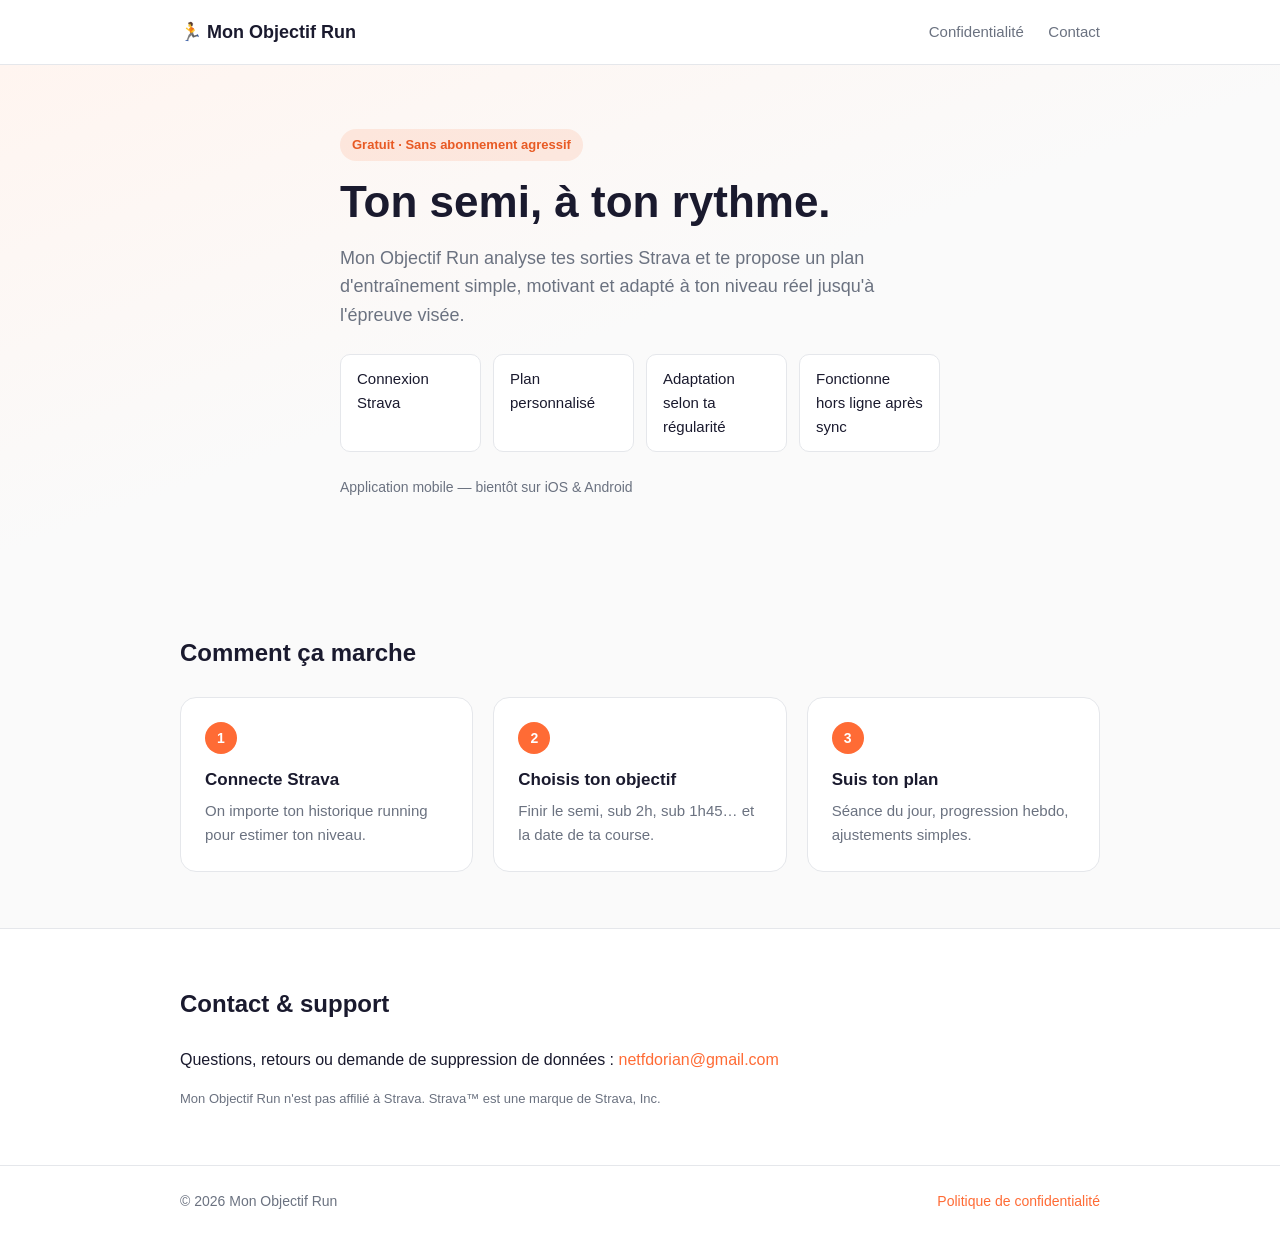
<file: index.html>
<!DOCTYPE html>
<html lang="fr">
<head>
  <meta charset="UTF-8" />
  <meta name="viewport" content="width=device-width, initial-scale=1" />
  <meta name="description" content="Mon Objectif Run — Prépare ta course (5 km au marathon). Plan d'entraînement connecté à Strava." />
  <title>Mon Objectif Run — Prépare ta course</title>
  <link rel="stylesheet" href="styles.css" />
</head>
<body>
  <header class="header">
    <div class="container header-inner">
      <span class="logo">🏃 Mon Objectif Run</span>
      <nav>
        <a href="privacy.html">Confidentialité</a>
        <a href="#contact">Contact</a>
      </nav>
    </div>
  </header>

  <main>
    <section class="hero">
      <div class="container hero-inner">
        <p class="badge">Gratuit · Sans abonnement agressif</p>
        <h1>Ton semi, à ton rythme.</h1>
        <p class="lead">
          Mon Objectif Run analyse tes sorties Strava et te propose un plan d'entraînement
          simple, motivant et adapté à ton niveau réel jusqu'à l'épreuve visée.
        </p>
        <ul class="features">
          <li>Connexion Strava</li>
          <li>Plan personnalisé</li>
          <li>Adaptation selon ta régularité</li>
          <li>Fonctionne hors ligne après sync</li>
        </ul>
        <p class="soon">Application mobile — bientôt sur iOS & Android</p>
      </div>
    </section>

    <section class="section">
      <div class="container">
        <h2>Comment ça marche</h2>
        <div class="steps">
          <article class="step">
            <span class="step-num">1</span>
            <h3>Connecte Strava</h3>
            <p>On importe ton historique running pour estimer ton niveau.</p>
          </article>
          <article class="step">
            <span class="step-num">2</span>
            <h3>Choisis ton objectif</h3>
            <p>Finir le semi, sub 2h, sub 1h45… et la date de ta course.</p>
          </article>
          <article class="step">
            <span class="step-num">3</span>
            <h3>Suis ton plan</h3>
            <p>Séance du jour, progression hebdo, ajustements simples.</p>
          </article>
        </div>
      </div>
    </section>

    <section class="section section-muted" id="contact">
      <div class="container">
        <h2>Contact & support</h2>
        <p>
          Questions, retours ou demande de suppression de données :
          <a href="mailto:netfdorian@gmail.com">netfdorian@gmail.com</a>
        </p>
        <p class="small">
          Mon Objectif Run n'est pas affilié à Strava. Strava™ est une marque de Strava, Inc.
        </p>
      </div>
    </section>
  </main>

  <footer class="footer">
    <div class="container footer-inner">
      <p>© 2026 Mon Objectif Run</p>
      <a href="privacy.html">Politique de confidentialité</a>
    </div>
  </footer>
</body>
</html>
</file>
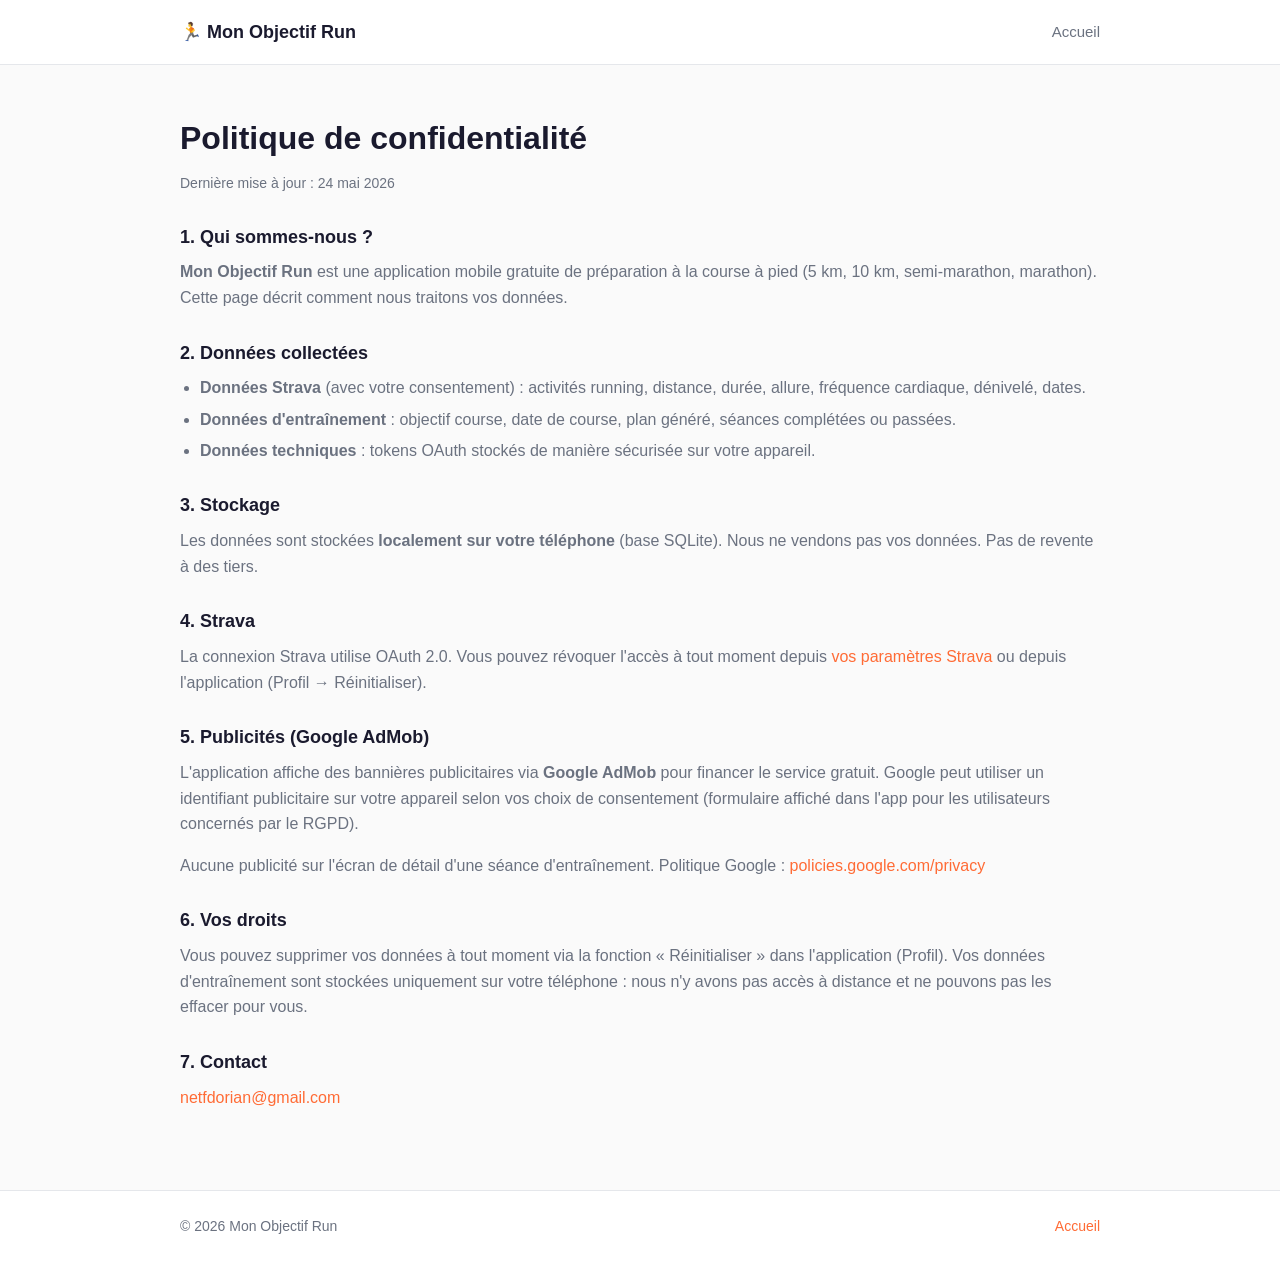
<file: privacy.html>
<!DOCTYPE html>
<html lang="fr">
<head>
  <meta charset="UTF-8" />
  <meta name="viewport" content="width=device-width, initial-scale=1" />
  <meta name="description" content="Politique de confidentialité — Mon Objectif Run" />
  <title>Confidentialité — Mon Objectif Run</title>
  <link rel="stylesheet" href="styles.css" />
</head>
<body>
  <header class="header">
    <div class="container header-inner">
      <a href="index.html" class="logo">🏃 Mon Objectif Run</a>
      <nav>
        <a href="index.html">Accueil</a>
      </nav>
    </div>
  </header>

  <main class="legal">
    <div class="container">
      <h1>Politique de confidentialité</h1>
      <p class="updated">Dernière mise à jour : 24 mai 2026</p>

      <h2>1. Qui sommes-nous ?</h2>
      <p>
        <strong>Mon Objectif Run</strong> est une application mobile gratuite de préparation à la course à pied (5 km, 10 km, semi-marathon, marathon).
        Cette page décrit comment nous traitons vos données.
      </p>

      <h2>2. Données collectées</h2>
      <ul>
        <li><strong>Données Strava</strong> (avec votre consentement) : activités running, distance, durée, allure, fréquence cardiaque, dénivelé, dates.</li>
        <li><strong>Données d'entraînement</strong> : objectif course, date de course, plan généré, séances complétées ou passées.</li>
        <li><strong>Données techniques</strong> : tokens OAuth stockés de manière sécurisée sur votre appareil.</li>
      </ul>

      <h2>3. Stockage</h2>
      <p>
        Les données sont stockées <strong>localement sur votre téléphone</strong> (base SQLite).
        Nous ne vendons pas vos données. Pas de revente à des tiers.
      </p>

      <h2>4. Strava</h2>
      <p>
        La connexion Strava utilise OAuth 2.0. Vous pouvez révoquer l'accès à tout moment depuis
        <a href="https://www.strava.com/settings/apps" target="_blank" rel="noopener">vos paramètres Strava</a>
        ou depuis l'application (Profil → Réinitialiser).
      </p>

      <h2>5. Publicités (Google AdMob)</h2>
      <p>
        L'application affiche des bannières publicitaires via <strong>Google AdMob</strong> pour financer le service gratuit.
        Google peut utiliser un identifiant publicitaire sur votre appareil selon vos choix de consentement (formulaire affiché
        dans l'app pour les utilisateurs concernés par le RGPD).
      </p>
      <p>
        Aucune publicité sur l'écran de détail d'une séance d'entraînement.
        Politique Google : <a href="https://policies.google.com/privacy" target="_blank" rel="noopener">policies.google.com/privacy</a>
      </p>

      <h2>6. Vos droits</h2>
      <p>
        Vous pouvez supprimer vos données à tout moment via la fonction « Réinitialiser » dans l'application
        (Profil). Vos données d'entraînement sont stockées uniquement sur votre téléphone : nous n'y avons pas
        accès à distance et ne pouvons pas les effacer pour vous.
      </p>

      <h2>7. Contact</h2>
      <p>
        <a href="mailto:netfdorian@gmail.com">netfdorian@gmail.com</a>
      </p>
    </div>
  </main>

  <footer class="footer">
    <div class="container footer-inner">
      <p>© 2026 Mon Objectif Run</p>
      <a href="index.html">Accueil</a>
    </div>
  </footer>
</body>
</html>
</file>
<file: styles.css>
:root {
  --primary: #ff6b35;
  --primary-dark: #e85a24;
  --text: #1a1a2e;
  --text-muted: #6b7280;
  --bg: #fafafa;
  --card: #ffffff;
  --border: #e5e7eb;
}

* {
  box-sizing: border-box;
  margin: 0;
  padding: 0;
}

body {
  font-family: -apple-system, BlinkMacSystemFont, "Segoe UI", Roboto, Helvetica, Arial, sans-serif;
  color: var(--text);
  background: var(--bg);
  line-height: 1.6;
}

a {
  color: var(--primary);
  text-decoration: none;
}

a:hover {
  text-decoration: underline;
}

.container {
  max-width: 960px;
  margin: 0 auto;
  padding: 0 1.25rem;
}

.header {
  background: var(--card);
  border-bottom: 1px solid var(--border);
  position: sticky;
  top: 0;
  z-index: 10;
}

.header-inner {
  display: flex;
  align-items: center;
  justify-content: space-between;
  min-height: 64px;
}

.logo {
  font-weight: 700;
  font-size: 1.125rem;
  color: var(--text);
  text-decoration: none;
}

nav a {
  margin-left: 1.25rem;
  color: var(--text-muted);
  font-size: 0.9375rem;
}

nav a:hover {
  color: var(--primary);
}

.hero {
  background: linear-gradient(160deg, #fff5f0 0%, var(--bg) 50%);
  padding: 4rem 0 5rem;
}

.hero-inner {
  max-width: 640px;
}

.badge {
  display: inline-block;
  background: rgba(255, 107, 53, 0.12);
  color: var(--primary-dark);
  font-size: 0.8125rem;
  font-weight: 600;
  padding: 0.35rem 0.75rem;
  border-radius: 999px;
  margin-bottom: 1rem;
}

.hero h1 {
  font-size: clamp(2rem, 5vw, 2.75rem);
  line-height: 1.15;
  margin-bottom: 1rem;
}

.lead {
  font-size: 1.125rem;
  color: var(--text-muted);
  margin-bottom: 1.5rem;
}

.features {
  list-style: none;
  display: grid;
  grid-template-columns: repeat(auto-fit, minmax(140px, 1fr));
  gap: 0.75rem;
  margin-bottom: 1.5rem;
}

.features li {
  background: var(--card);
  border: 1px solid var(--border);
  border-radius: 10px;
  padding: 0.75rem 1rem;
  font-size: 0.9375rem;
  font-weight: 500;
}

.soon {
  font-size: 0.875rem;
  color: var(--text-muted);
}

.section {
  padding: 3.5rem 0;
}

.section-muted {
  background: var(--card);
  border-top: 1px solid var(--border);
}

.section h2 {
  font-size: 1.5rem;
  margin-bottom: 1.5rem;
}

.steps {
  display: grid;
  grid-template-columns: repeat(auto-fit, minmax(240px, 1fr));
  gap: 1.25rem;
}

.step {
  background: var(--card);
  border: 1px solid var(--border);
  border-radius: 16px;
  padding: 1.5rem;
}

.step-num {
  display: inline-flex;
  align-items: center;
  justify-content: center;
  width: 2rem;
  height: 2rem;
  background: var(--primary);
  color: white;
  font-weight: 700;
  border-radius: 50%;
  font-size: 0.875rem;
  margin-bottom: 0.75rem;
}

.step h3 {
  font-size: 1.0625rem;
  margin-bottom: 0.35rem;
}

.step p {
  font-size: 0.9375rem;
  color: var(--text-muted);
}

.small {
  font-size: 0.8125rem;
  color: var(--text-muted);
  margin-top: 1rem;
}

.legal {
  padding: 3rem 0 4rem;
}

.legal h1 {
  font-size: 2rem;
  margin-bottom: 0.5rem;
}

.updated {
  color: var(--text-muted);
  font-size: 0.875rem;
  margin-bottom: 2rem;
}

.legal h2 {
  font-size: 1.125rem;
  margin: 1.75rem 0 0.5rem;
}

.legal p,
.legal ul {
  margin-bottom: 1rem;
  color: var(--text-muted);
}

.legal ul {
  padding-left: 1.25rem;
}

.legal li {
  margin-bottom: 0.35rem;
}

.footer {
  border-top: 1px solid var(--border);
  padding: 1.5rem 0;
  background: var(--card);
}

.footer-inner {
  display: flex;
  justify-content: space-between;
  align-items: center;
  font-size: 0.875rem;
  color: var(--text-muted);
}
</file>
